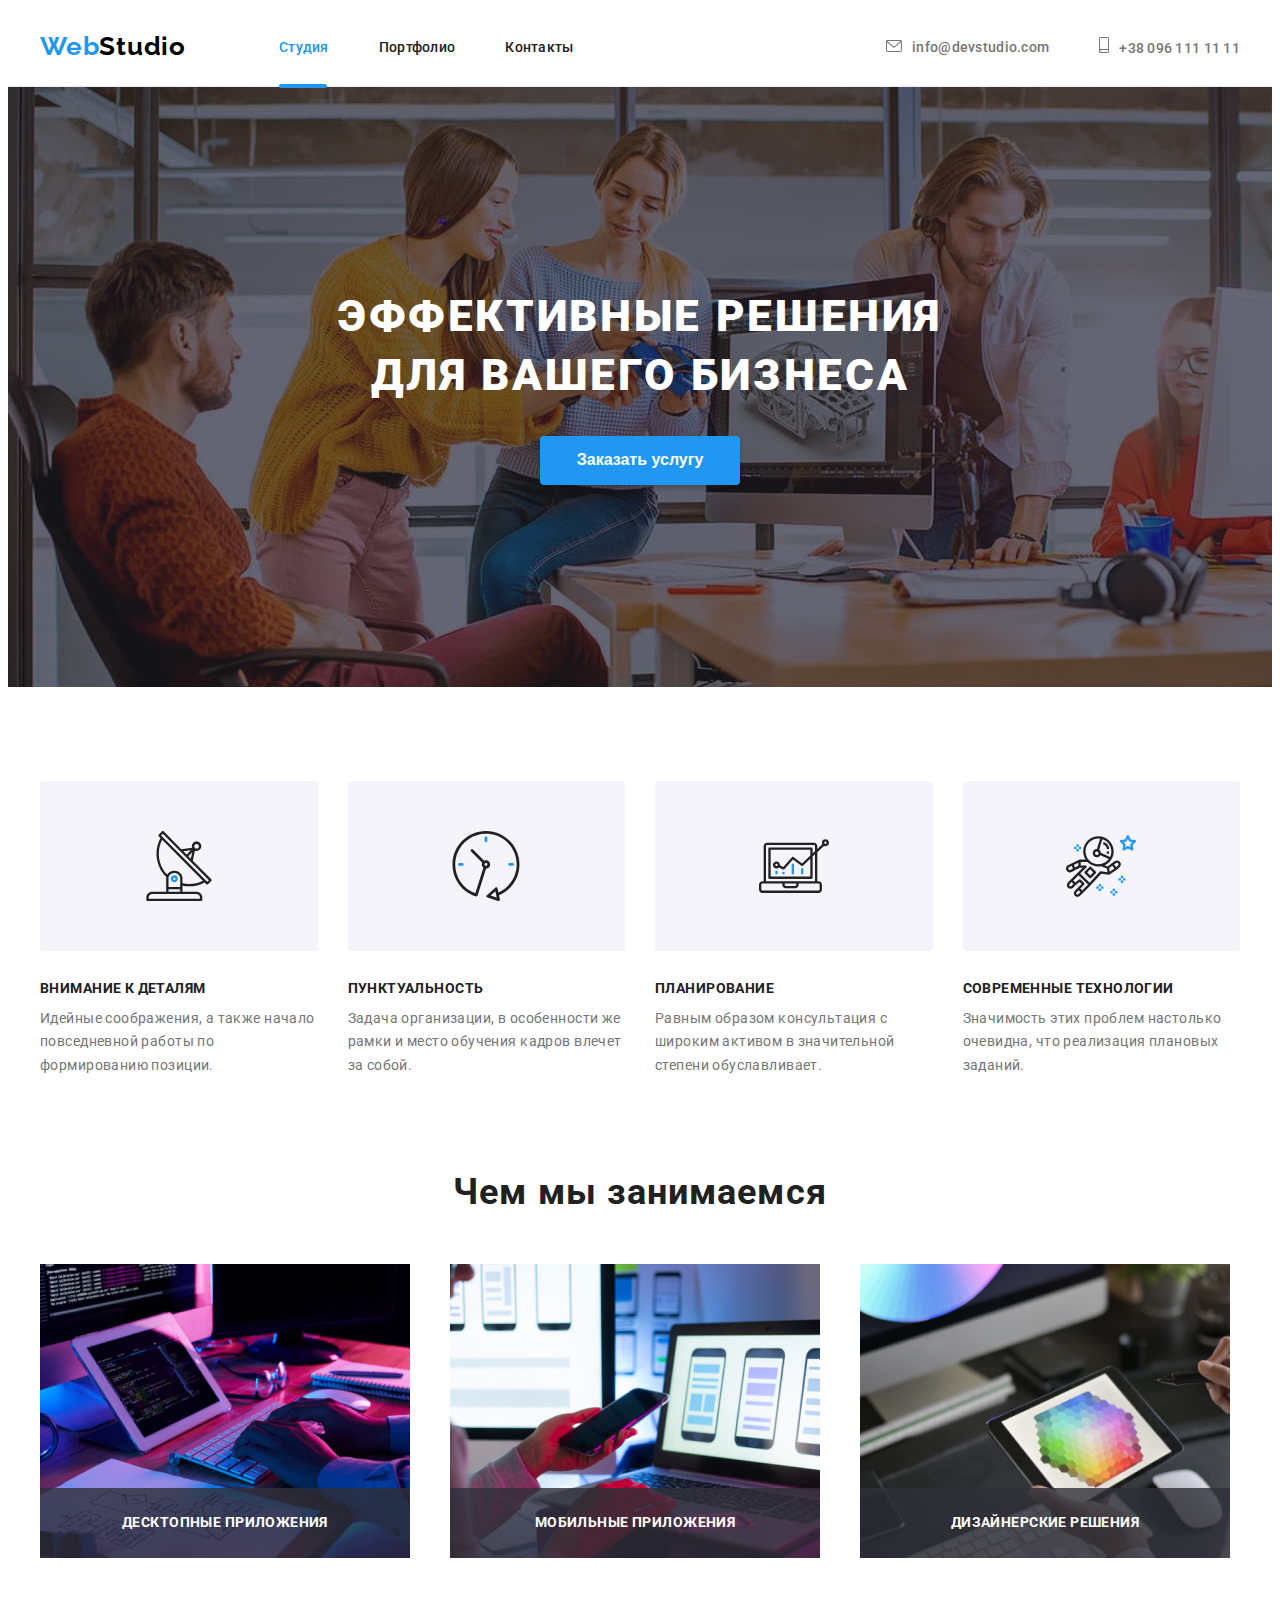
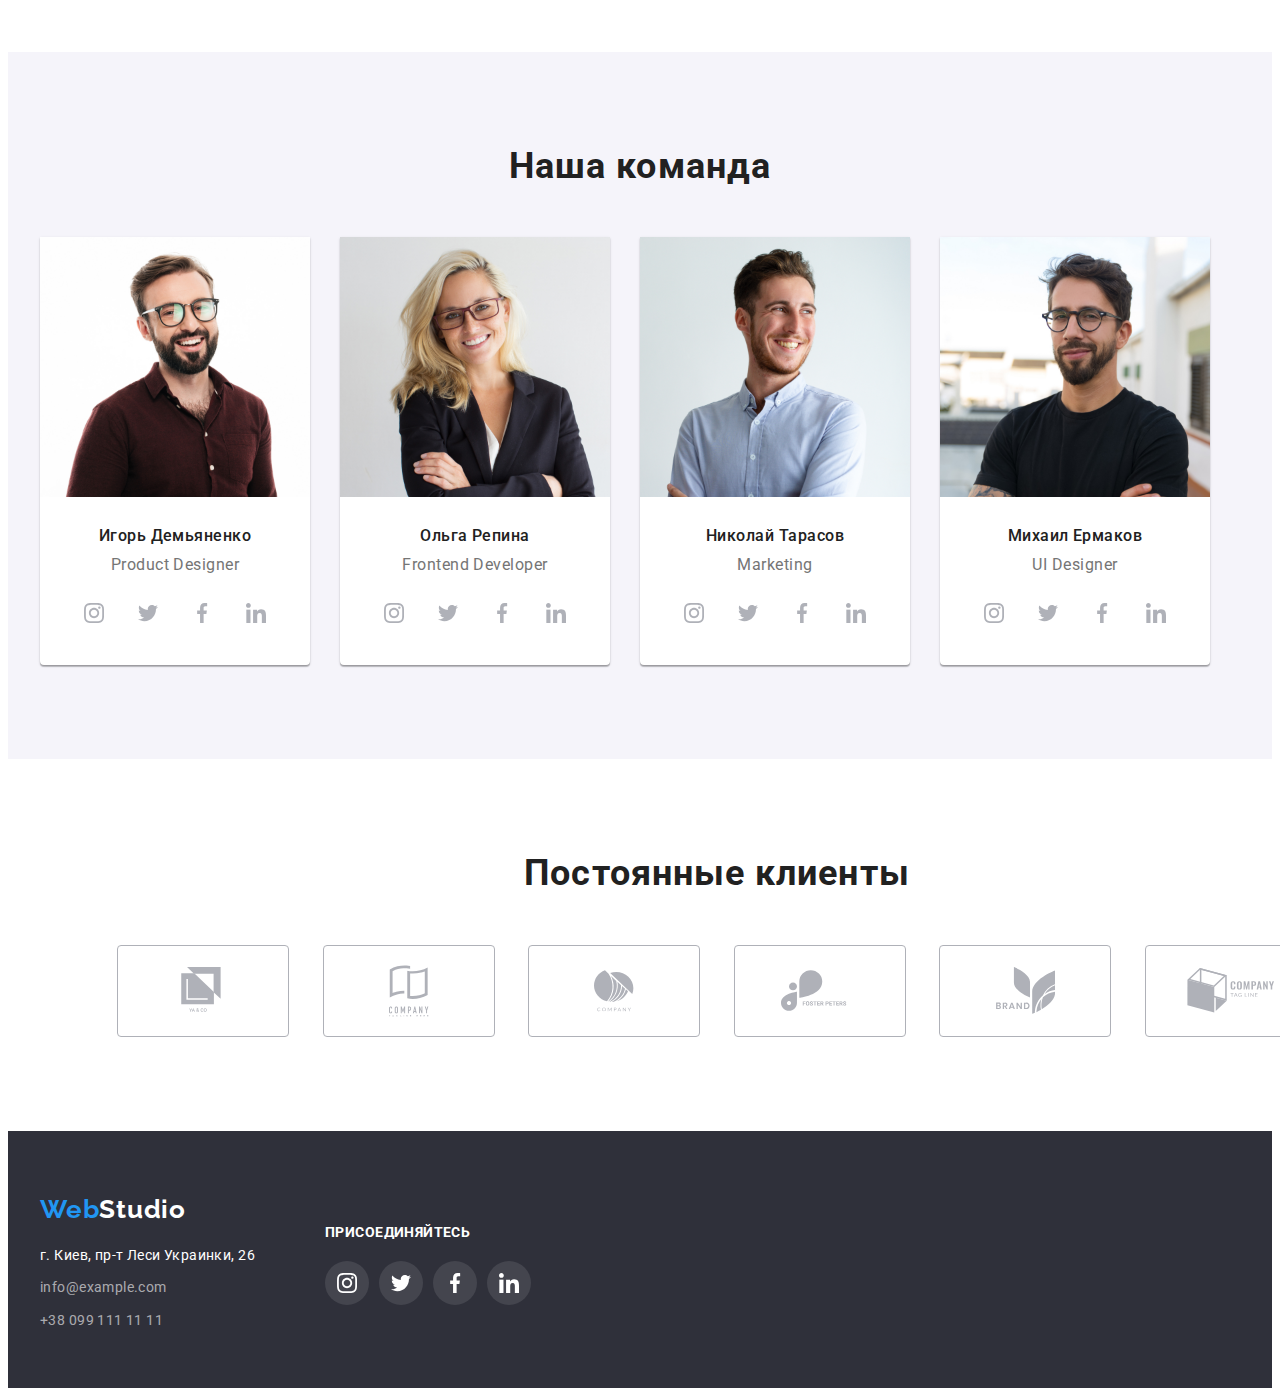
<file: index.html>
<!DOCTYPE html>
<html lang="ru">
<head>
  <meta charset="UTF-8">
  <meta http-equiv="X-UA-Compatible" content="IE=edge">
  <meta name="viewport" content="width=device-width, initial-scale=1.0">
  <!-- Normalize -->
  <link rel="stylesheet" href="https://cdnjs.cloudflare.com/ajax/libs/modern-normalize/1.0.0/modern-normalize.min.css" integrity="sha512-ISS7cAi1PEhQ8jnbJpJZMd29NlhNj4AWYyLOSp2CE/CsHxTCu+r+t0D2yoJudVrd0/8fTVPUVDzY5Tvli75u/g==" crossorigin="anonymous" />
  <!-- google fonts -->
  <link rel="preconnect" href="https://fonts.gstatic.com">
 <link href="https://fonts.googleapis.com/css2?family=Raleway:wght@700&family=Roboto:wght@400;500;700;900&display=swap" rel="stylesheet">
  <link rel="stylesheet" href="./css/style.css">
  <title>Студия</title>
  
</head>

<body>
<!-- ШАПКА-->

  <header class="header">

    <div class="container">

      <nav class="nav">
        <a class="link logo" href="index.html"> Web<span class="logo-black">Studio</span> </a>
    
    <!-- Меню -->
        <ul class="navigation list">
          <li class="navigation-item"><a class="link menu current studio" href="index.html">Студия</a></li>
          <li class="navigation-item"><a class="link menu" href="./portfolio.html">Портфолио</a></li>
          <li class="navigation-item"><a class="link menu" href="">Контакты </a></li>
        </ul>

      </nav>
    
        <!--Контакты-->
        
        <ul class="navigation list">
        
          <li class="contact email">

            <a class="link contact" href="mailto:info@devstudio.com">
            <svg class="contact-icon-envelope" width="16px" height="12px" >
              <use href="./img/svg-sprite.svg#envelope"></use>
            </svg>info@devstudio.com</a>

            </li>


          <li class="contact">
            <a class="link contact" href="tel:+380961111111">
              <svg class="contact-icon-smartphone" width="10px" height="16px">
                <use href="./img/svg-sprite.svg#smartphone"></use>
              </svg>+38 096 111 11 11</a>
          </li>

        </ul>
     

    </div>
  </header>

<main>
<!-- Блог Герой -->

  <section class="hero main">
    <div class="container">

    <h1 class="hero-title">Эффективные решения <br> для вашего бизнеса</h1>

  
      <button class="btn hero" type="button" data-modal-open>Заказать услугу</button>
    
  </div>
   
  </section>


  

<!-- Oсобенности -->

  <section class="features-box">
    <div class="container">

      <h2 class="visually-hidden">Особенности компании</h2>

  <!-- Список особенностей -->
    <ul class="list features" >
      <li class="features-item">

        <div class="thumb">
          <svg class="thumb-icons" width="70px" height="70px">
            <use href="./img/svg-sprite.svg#antenna"></use>
          </svg>

        </div>
        <h3 class="features-title">Внимание к деталям</h3>
        <p class="features-text">Идейные соображения, а также начало повседневной работы по формированию позиции.</p>
      </li>

      <li class="features-item">

        <div class="thumb">
          <svg class="thumb-icon" width="70px" height="70px">
            <use href="./img/svg-sprite.svg#clock" ></use>
          </svg>

        </div>
        <h3 class="features-title">Пунктуальность</h3>
        <p class="features-text">Задача организации, в особенности же рамки и место обучения кадров влечет за собой.</p>
      </li>

      <li class="features-item">

        <div class="thumb">
          <svg class="thumb-icon" width="70px" height="70px">
            <use href="./img/svg-sprite.svg#diagram"></use>
          </svg>

        </div>
        <h3 class="features-title">Планирование</h3>
        <p class="features-text">Равным образом консультация с широким активом в значительной степени обуславливает.</p>
      </li>

      <li class="features-item">

        <div class="thumb">
          <svg class="thumb-icon" width="70px" height="70px">
            <use href="./img/svg-sprite.svg#astronaut"></use>
          </svg>

        </div>
        <h3 class="features-title">Современные технологии</h3>
        <p class="features-text">Значимость этих проблем настолько очевидна, что реализация плановых заданий.</p>
      </li>
    </ul>
    </div>
    
  </section>


<!-- Секция 2. Чем мы занимаемся -->
<section class="content">

  <div class="container">
    <h2 class="section-title">Чем мы занимаемся</h2>
      
    <ul class="section list">

      <li class="section-item">  

        <div class="thumb-pic">
        <img src="./img/typing_comp.png" width="370" alt="Печатать на компьютере">

        <div class="thumb-absolute">
          <h3 class="thumb-title-absolute">Десктопные приложения</h3>
        </div>

        </div>

        
      
      </li>

      <li class="section-item"> 

        <div class="thumb-pic">
        <img src="./img/telephone.png" width="370" alt="Телефон и компьютер">

        <div class="thumb-absolute">
          <h3 class="thumb-title-absolute">Мобильные приложения</h3>
        </div>

        </div>

        
      
      </li>

      <li class="section-item"> 

        <div class="thumb-pic">
        <img src="./img/tablet.png" width="370" alt="Планшет">

        <div class="thumb-absolute">
          <h3 class="thumb-title-absolute">Дизайнерские решения</h3>
        </div>

        </div>

        
      
      </li>
    </ul>
  </div>
 
      
</section>

<!-- Секция 3. Наша команда -->

<section class="description-section">

  <div class="container">

    <h2 class="section-title">Наша команда</h2>
  
    <ul class="list description">
  
      <li class="description-list-item">
        <img src="./img/man.jpg" width="270" alt="Дизайнер продукта">
        
        <div class="description-flex">
          <h3 class="description-title">Игорь Демьяненко</h3>
          <p class="description-text">Product Designer</p>
<!-- Социальные сети -->
          <ul class="thumb-list list">

            <li class="thumb-social-item link">
              <a class="thumb-social-link" href=""> 
                <svg class="thumb-social-icon instagram" width="20px" height="20px">
                <use href="./img/svg-sprite.svg#instagram"></use>
              </svg> </a>
            </li>
            <li class="thumb-social-item link">
              <a class="thumb-social-link" href=""> 
                <svg class="thumb-social-icon" width="20px" height="20px">
                <use href="./img/svg-sprite.svg#twitter"></use>
              </svg></a>
            </li>
            <li class="thumb-social-item link">
              <a class="thumb-social-link" href="">
                <svg class="thumb-social-icon" width="20px" height="20px">
                  <use href="./img/svg-sprite.svg#facebook"></use>
                </svg>
              </a>
            </li>
            
            <li class="thumb-social-item link">
              <a class="thumb-social-link" href="">
                <svg class="thumb-social-icon" width="20px" height="20px">
                  <use href="./img/svg-sprite.svg#linkedin"></use>
                </svg>
              </a>
            </li>

          </ul>

        </div>
        </li>
  
      <li class="description-list-item">
        <img src="./img/woman.jpg" width="270" alt="Девушка разработчик">
        
        <div class="description-flex">
        <h3 class="description-title">Ольга Репина</h3>
        <p class="description-text">Frontend Developer</p>

<!-- Сoциальные сети -->
<ul class="thumb-list list">

  <li class="thumb-social-item link">
    <a class="thumb-social-link" href=""> 
      <svg class="thumb-social-icon instagram" width="20px" height="20px">
      <use href="./img/svg-sprite.svg#instagram"></use>
    </svg> </a>
  </li>
  <li class="thumb-social-item link">
    <a class="thumb-social-link" href=""> 
      <svg class="thumb-social-icon" width="20px" height="20px">
      <use href="./img/svg-sprite.svg#twitter"></use>
    </svg></a>
  </li>
  <li class="thumb-social-item link">
    <a class="thumb-social-link" href="">
      <svg class="thumb-social-icon" width="20px" height="20px">
        <use href="./img/svg-sprite.svg#facebook"></use>
      </svg>
    </a>
  </li>
  
  <li class="thumb-social-item link">
    <a class="thumb-social-link" href="">
      <svg class="thumb-social-icon" width="20px" height="20px">
        <use href="./img/svg-sprite.svg#linkedin"></use>
      </svg>
    </a>
  </li>

</ul>
            
        </div>

      </li>
  
      <li class="description-list-item">
        <img src="./img/frontend_boy.jpg" width="270" alt="Маркетолог">
       
        <div class="description-flex">
        <h3 class="description-title">Николай Тарасов</h3>
        <p class="description-text">Marketing</p>
       
        <!-- Социальные сети -->
        
        <ul class="thumb-list list">

          <li class="thumb-social-item link">
            <a class="thumb-social-link" href=""> 
              <svg class="thumb-social-icon instagram" width="20px" height="20px">
              <use href="./img/svg-sprite.svg#instagram"></use>
            </svg> </a>
          </li>
          <li class="thumb-social-item link">
            <a class="thumb-social-link" href=""> 
              <svg class="thumb-social-icon" width="20px" height="20px">
              <use href="./img/svg-sprite.svg#twitter"></use>
            </svg></a>
          </li>
          <li class="thumb-social-item link">
            <a class="thumb-social-link" href="">
              <svg class="thumb-social-icon" width="20px" height="20px">
                <use href="./img/svg-sprite.svg#facebook"></use>
              </svg>
            </a>
          </li>
          
          <li class="thumb-social-item link">
            <a class="thumb-social-link" href="">
              <svg class="thumb-social-icon" width="20px" height="20px">
                <use href="./img/svg-sprite.svg#linkedin"></use>
              </svg>
            </a>
          </li>

        </ul>


       </div>

      </li>
  
      <li class="description-list-item">
        <img src="./img/man_with_glasses.jpg" width="270" alt="UI дизайнер">
        
        <div class="description-flex">
        <h3 class="description-title">Михаил Ермаков</h3>
        <p class="description-text">UI Designer</p>
        <!-- Социальные сети -->

        <ul class="thumb-list list">

          <li class="thumb-social-item link">
            <a class="thumb-social-link" href=""> 
              <svg class="thumb-social-icon instagram" width="20px" height="20px">
              <use href="./img/svg-sprite.svg#instagram"></use>
            </svg> </a>
          </li>
          <li class="thumb-social-item link">
            <a class="thumb-social-link" href=""> 
              <svg class="thumb-social-icon" width="20px" height="20px">
              <use href="./img/svg-sprite.svg#twitter"></use>
            </svg></a>
          </li>
          <li class="thumb-social-item link">
            <a class="thumb-social-link" href="">
              <svg class="thumb-social-icon" width="20px" height="20px">
                <use href="./img/svg-sprite.svg#facebook"></use>
              </svg>
            </a>
          </li>
          
          <li class="thumb-social-item link">
            <a class="thumb-social-link" href="">
              <svg class="thumb-social-icon" width="20px" height="20px">
                <use href="./img/svg-sprite.svg#linkedin"></use>
              </svg>
            </a>
          </li>

        </ul>

          </div> 
      </li>
    </ul>

  </div>
</section>

  <!-- ///////// Постоянные клиенты -->
  <section class="clients">

  <div class="container">

  <h2 class="clients-title">Постоянные клиенты</h2>

  <ul class="clients-list list">
    <li class="clients-list-item">
      
              <a href="" class="link clients-list-link"> 
                
                
                <svg class="clients-list-icon" width="44px" height="48px">
                <use href="./img/svg-sprite.svg#logo1"></use>
              </svg> 
           
          </a>
        
           
      
    </li>

    <li class="clients-list-item">
            
            <a href="" class="link clients-list-link">
              
              <svg class="clients-list-icon" width="40px" height="52px">
              <use href="./img/svg-sprite.svg#logo2"></use>
            </svg>
          
        </a>
          
    </li>

    <li class="clients-list-item">
      <a href="" class="link clients-list-link">
          
          
            <svg class="clients-list-icon" width="40px" height="42px">
            <use href="./img/svg-sprite.svg#logo3 "></use>
          </svg>
        
      </a>
    </li>


    <li class="clients-list-item">
      <a href="" class="link clients-list-link">
          
         
            <svg class="clients-list-icon"  width="78px" height="42px">
            <use href="./img/svg-sprite.svg#logo4"></use>
          </svg>
        
      </a>

    </li> 
   


    <li class="clients-list-item">
         
          <a href="" class="link clients-list-link">
            
            <svg class="clients-list-icon"  width="59px" height="47px">
            <use href="./img/svg-sprite.svg#logo5"></use>
          </svg>
        
        </a>
        
    </li>

    <li class="clients-list-item">
          
          <a href="" class="link clients-list-link">
           
            <svg class="clients-list-icon" width="88px" height="45px">
            <use href="./img/svg-sprite.svg#logo6"></use>
          </svg>

        
        </a>
       
    </li>
  </ul>

  </div>
  
  </section>
  

  

</main>

<!-- Футер-->

<footer class="footer">
  
  <div class="container">


    <div class="footer-wrap-address">
    <a class="link logo" href="index.html">Web<span class="logo-white">Studio</span> </a>

    <address class="address">
    
    <p class="address-text">г. Киев, пр-т Леси Украинки, 26</p> 


   
  <a class="link" href="mailto:info@example.com">info@example.com</a>
  <a class="link" href="tel:+380991111111">+38 099 111 11 11</a>

  </address>

</div>




<div class="footer-wrap-join">
  <b>присоединяйтесь</b>
  <!-- Cписок -->

  <ul class="footer-wrap-list list">

    <li class="footer-wrap-item">
      <a href="" class="footer-wrap link">
        <svg class="footer-wrap-icon" width="20px" height="20px">
          <use href="./img/svg-sprite.svg#instagram"></use>
        </svg>

      </a>
  </li>

    <li class="footer-wrap-item">
      <a href="" class="footer-wrap link">
        <svg class="footer-wrap-icon" width="20px" height="20px">
          <use href="./img/svg-sprite.svg#twitter"></use>
        </svg>

      </a>
  </li>

    <li class="footer-wrap-item">
      <a href="" class="footer-wrap link">
        <svg class="footer-wrap-icon" width="20px" height="20px">
          <use href="./img/svg-sprite.svg#facebook"></use>
        </svg>

      </a>
  </li>

    <li class="footer-wrap-item">
      <a href="" class="footer-wrap link">
        <svg class="footer-wrap-icon" width="20px" height="20px">
          <use href="./img/svg-sprite.svg#linkedin"></use>
        </svg>

      </a>
  </li>

  </ul>

</div>

</div>
</footer>

 <!-- //////// Модалка, заказать услугу  -->


 <div class="backdrop is-hidden" data-modal>

  <div class="modal">
    <button type="button" data-modal-close> 

      <svg class="modal-close" width="30px" height="30px">
        <use href="./img/svg-sprite.svg#modal-close"></use>
      </svg>
    </button>
  </div>
  
</div>
  
    <!-- ////////// -->
  
  <script src="./js/modal.js"></script>



</body>
</html>
</file>
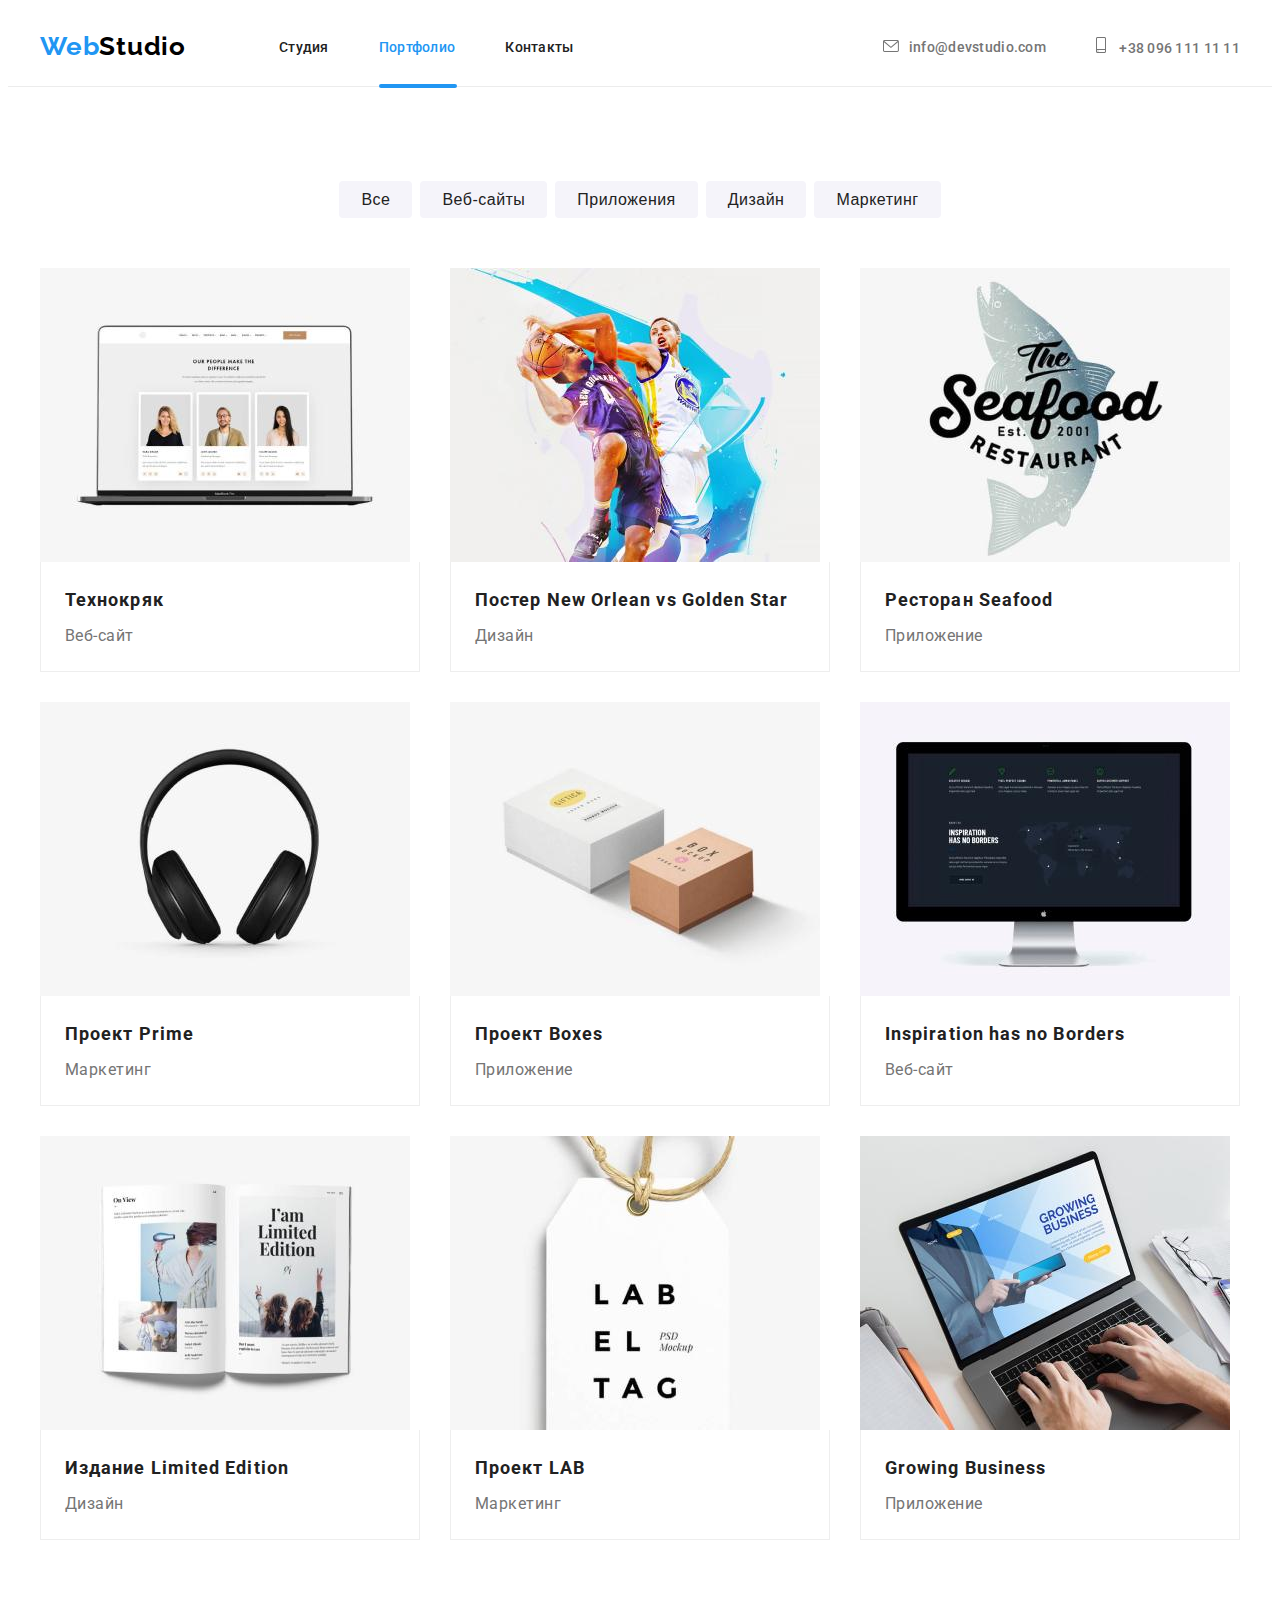
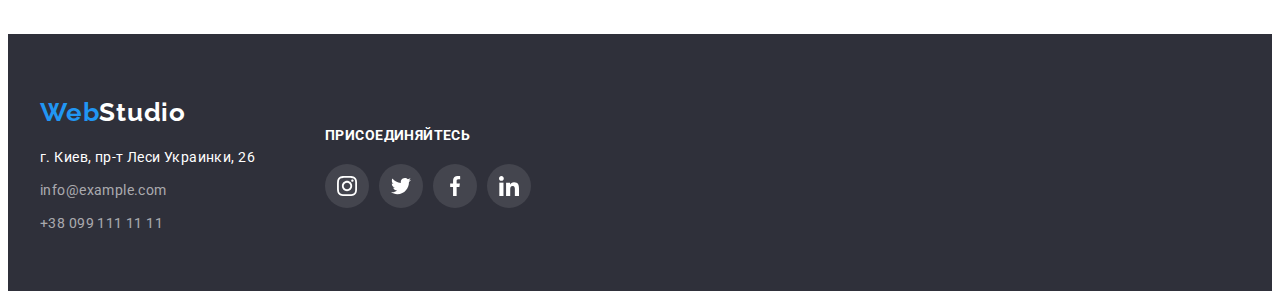
<file: portfolio.html>
<!DOCTYPE html>
<html lang="ru">
<head>
  <meta charset="UTF-8">
  <meta http-equiv="X-UA-Compatible" content="IE=edge">
  <meta name="viewport" content="width=device-width, initial-scale=1.0">
  <!-- Normalize -->
  <link rel="stylesheet" href="https://cdnjs.cloudflare.com/ajax/libs/modern-normalize/1.0.0/modern-normalize.min.css" integrity="sha512-ISS7cAi1PEhQ8jnbJpJZMd29NlhNj4AWYyLOSp2CE/CsHxTCu+r+t0D2yoJudVrd0/8fTVPUVDzY5Tvli75u/g==" crossorigin="anonymous" />
  <!-- google fonts -->
  <link rel="preconnect" href="https://fonts.gstatic.com">
  <link href="https://fonts.googleapis.com/css2?family=Raleway:wght@700&family=Roboto:wght@400;500;700&display=swap" rel="stylesheet">
  
  <link rel="stylesheet" href="./css/style.css">
  <title>Портфолио</title>
</head>

  
  <body>

  <!-- Шапка-->
  <header class="header">

    <div class="container">

      <nav class="nav">
        <a class="link logo" href="index.html">Web<span class="logo-black">Studio</span></a>
    
        <!-- МЕНЮ -->

        <ul class="navigation list">
          <li class="navigation-item">
            <a class="link menu " href="index.html">Студия</a>
          </li>
          <li class="navigation-item">
            <a class="link menu current pseudo" href="./portfolio.html">Портфолио</a>
          </li>
          <li class="navigation-item">
            <a class="link menu" href="">Контакты </a>
            </li>
              
        </ul>
      </nav>
    
        <!--КОНТАКТЫ-->
        
          <ul class="list navigation list">

            <li class="contact email">
              
              <a class=" link contact" href="mailto:info@devstudio.com">
                <svg class="contact-icon-envelope" width="16px" height="12px">
                  <use href="./img/svg-sprite.svg#envelope"></use>
                </svg>info@devstudio.com</a>
            
            </li>
            <li class="contact">
              
              <a class="link contact" href="tel:+380961111111"> 
              <svg class="contact-icon-smartphone" width="10px" height="16px">
                <use href="./img/svg-sprite.svg#smartphone"></use>
              </svg>  +38 096 111 11 11</a>
            
            </li>
          </ul>
          
    </div>
    
    
      
  </header>

  <!-- Категории-->

  <main>
    <section class="menu-section">


      <div class="container">

        <h1 class="visually-hidden">Категории</h1>

      <ul class="list filters">
        <li class="list-filters-item">
          <button class="btn" type="button">Все</button>
        </li>

        <li class="list-filters-item">
          <button class="btn" type="button">Веб-сайты</button>
        </li>

        <li class="list-filters-item">
          <button class="btn" type="button">Приложения</button>
        </li>

        <li class="list-filters-item">
          <button class="btn" type="button">Дизайн</button>
        </li>

        <li class="list-filters-item">
          <button class="btn" type="button">Маркетинг</button>
        </li>

      </ul>

      
      

      <!-- Портфолио -->

      <h2 class="visually-hidden">Портфолио</h2>

    
        <ul class="list portfolio">

          <li class="list-portfolio-item">

            
              <a href="" class="portfolio-link link">
                  <div class="overlay">
                  <img src="./img/img-hw2/img1.jpg" alt="Веб-сайт" width="370">
                
                  <p class="title-hover-overlay">Технокряк это современная площадка распространения коронавируса. Компании используют эту платформу для цифрового шпионажа и атак на защищённые сервера конкурентов.</p> 
              </div>
         
          
            <div class="list-portfolio-card">
              
              <h3 class="portfolio-title" >Технокряк</h3>
            <p class="portfolio-text">Веб-сайт</p>
            </div>
          
          </a>
       
         
          </li>


  
          <li class="list-portfolio-item">

            <a href="" class="portfolio-link link">

              <div class="overlay">
            
              <img src="./img/img-hw2/img2.jpg" alt="Постер с баскетболистами" width="370">
  
              
                <p class="title-hover-overlay">Технокряк это современная площадка распространения коронавируса. Компании используют эту платформу для цифрового шпионажа и атак на защищённые сервера конкурентов.
                </p>
              </div>
  
           
  
              <div class="list-portfolio-card">
  
              <h3 class="portfolio-title" >Постер New Orlean vs Golden Star</h3>
              <p class="portfolio-text">Дизайн</p>
              </div>
            
            </a>

            
         
          </li>
  
          <li class="list-portfolio-item">

            <a href="" class="portfolio-link link">

              <div class="overlay">

                <img src="./img/img-hw2/img3.jpg" alt="Логотип ресторана" width="370">
                
                <p class="title-hover-overlay">Технокряк это современная площадка распространения коронавируса. Компании используют эту платформу для цифрового шпионажа и атак на защищённые сервера конкурентов.</p>
                
  
              </div>
              
             
              <div class="list-portfolio-card">
                <h3 class="portfolio-title" >Ресторан Seafood</h3>
                <p class="portfolio-text">Приложение</p>
              </div>

            </a>

          </li>
  
          <li class="list-portfolio-item">

            <a href="" class="portfolio-link link">

              <div class="overlay">

                <img src="./img/img-hw2/img4.jpg" alt="Наушники" width="370">
                <p class="title-hover-overlay">Технокряк это современная площадка распространения коронавируса. Компании используют эту платформу для цифрового шпионажа и атак на защищённые сервера конкурентов.
                </p>
              
              </div>
              
             
              <div class="list-portfolio-card">
              <h3 class="portfolio-title" >Проект Prime</h3>
              <p class="portfolio-text">Маркетинг</p>
             </div>

            </a>

          </li>
  
          <li class="list-portfolio-item">

            <a href="" class="portfolio-link link">

              <div class="overlay">

                <img src="./img/img-hw2/img5.jpg" alt="Маленькие коробки" width="370">
                 
                  <p class="title-hover-overlay">Технокряк это современная площадка распространения коронавируса. Компании используют эту платформу для цифрового шпионажа и атак на защищённые сервера конкурентов.
                  </p>
                
    
                </div>
                
                
                <div class="list-portfolio-card">
                  <h3 class="portfolio-title" >Проект Boxes</h3>
                  <p class="portfolio-text">Приложение</p>
                </div>

            </a>
            
            
          </li>
  
          <li class="list-portfolio-item">

            <a href="" class="portfolio-link link">

              <div class="overlay">
                <img src="./img/img-hw2/img6.jpg" alt="Веб-сайт" width="370">
              
                <p class="title-hover-overlay">Технокряк это современная площадка распространения коронавируса. Компании используют эту платформу для цифрового шпионажа и атак на защищённые сервера конкурентов.
                </p>
               
              </div>
            
              <div class="list-portfolio-card">
                <h3 class="portfolio-title" >Inspiration has no Borders</h3>
                <p class="portfolio-text">Веб-сайт</p>
              </div>

            </a>

            
            
          </li>
          
          <li class="list-portfolio-item">

            <a href="" class="portfolio-link link">

              <div class="overlay">

                <img src="./img/img-hw2/img7.jpg" alt="Журнал" width="370">
               
                  <p class="title-hover-overlay">Технокряк это современная площадка распространения коронавируса. Компании используют эту платформу для цифрового шпионажа и атак на защищённые сервера конкурентов.
                  </p>
                  
    
                </div>
                
                <div class="list-portfolio-card">
                  <h3 class="portfolio-title" >Издание Limited Edition</h3>
                  <p class="portfolio-text">Дизайн</p>
                </div>

            </a>
            
            
          </li>
  
          <li class="list-portfolio-item">

            <a href="" class="portfolio-link link">

              <div class="overlay">

                <img src="./img/img-hw2/img8.jpg" alt="Логотип проэкта" width="370">
               
                  <p class="title-hover-overlay">Технокряк это современная площадка распространения коронавируса. Компании используют эту платформу для цифрового шпионажа и атак на защищённые сервера конкурентов.
                  </p>
                </div>
            
                <div class="list-portfolio-card">
                  <h3 class="portfolio-title" >Проект LAB</h3>
                  <p class="portfolio-text">Маркетинг</p>
                </div>
            </a>

          </li>
  
          <li class="list-portfolio-item">

            <a href="" class="portfolio-link link">


            <div class="overlay">

              <img src="./img/img-hw2/img9.jpg" alt="Дизайн для приложения" width="370">
              
                <p class="title-hover-overlay">Технокряк это современная площадка распространения коронавируса. Компании используют эту платформу для цифрового шпионажа и атак на защищённые сервера конкурентов.
                </p>
               
  
              </div>
              
              <div class="list-portfolio-card">
                <h3 class="portfolio-title" >Growing Business</h3>
                <p class="portfolio-text">Приложение</p>
              </div>
            </a>

            
          </li>
  
        </ul>
     
      
    </div>
    </section>
    
  </main>

  <!-- ФУТЕР/////////////// -->

  <footer class="footer">
  
    <div class="container">
      <div class="footer-wrap-address">
      <a class="link logo" href="index.html">Web<span class="logo-white">Studio</span> </a>
  
      <address class="address">
      
      <p class="address-text">г. Киев, пр-т Леси Украинки, 26</p> 
  
  
     
    <a class="link" href="mailto:info@example.com">info@example.com</a>
    <a class="link" href="tel:+380991111111">+38 099 111 11 11</a>
   
    
    </address>
        </div>

        <div class="footer-wrap-join">
          <b>присоединяйтесь</b>
          <!-- Cписок -->
        
          <ul class="footer-wrap-list list">
        
            <li class="footer-wrap-item">
              <a href="" class="footer-wrap link">
                <svg class="footer-wrap-icon" width="20px" height="20px">
                  <use href="./img/svg-sprite.svg#instagram"></use>
                </svg>
        
              </a>
          </li>
        
            <li class="footer-wrap-item">
              <a href="" class="footer-wrap link">
                <svg class="footer-wrap-icon" width="20px" height="20px">
                  <use href="./img/svg-sprite.svg#twitter"></use>
                </svg>
        
              </a>
          </li>
        
            <li class="footer-wrap-item">
              <a href="" class="footer-wrap link">
                <svg class="footer-wrap-icon" width="20px" height="20px">
                  <use href="./img/svg-sprite.svg#facebook"></use>
                </svg>
        
              </a>
          </li>
        
            <li class="footer-wrap-item">
              <a href="" class="footer-wrap link">
                <svg class="footer-wrap-icon" width="20px" height="20px">
                  <use href="./img/svg-sprite.svg#linkedin"></use>
                </svg>
        
              </a>
          </li>
        
          </ul>
      
        </div>
    </div>
 
  </footer>
  
 

</body>
</html>
</file>
<file: css/style.css>
/*  Переменные */
:root {
  /* Цвета */
  --accent-color: #2196f3;
  --bg-color: #ffffff;
  --title-color: #212121;
  --secondary-text-color: #757575;
  --secondary-white-color: #ffffff;
  --margin-right-bottom:30px;

  /* Шрифты */
  --main-font: "Roboto", sans-serif;
  --secondary-font: "Raleway", sans-serif;
  --bg-color-hero-footer: #2f303a;
}

body {
  background-color: var(--bg-color);
  font-family: var(--main-font);
  color: var(--title-color);
  
}

/* Сброс стилей */
.link {
  text-decoration: none;
}
.list {
  list-style: none;
}
.address {
  font-style: normal;
}

h1,h2,h3,h4,h5,h6,p{
  margin: 0;
  padding: 0;
}

ul, ol{
  margin: 0;
  padding: 0;
}
img{
  display: block;
  max-width: 100%;
}

/* СПРЯТАННЫЕ ЗАГОЛОВКИ */

.visually-hidden { 
  position: absolute !important;
  clip: rect(1px 1px 1px 1px);
  clip: rect(1px, 1px, 1px, 1px);
  padding: 0 !important;
  border: 0 !important;
  height: 1px !important;
  width: 1px !important;
  overflow: hidden;
}



/* КОМПОНЕНТЫ*/
.btn {
  cursor: pointer;
}

.section-title {
  font-weight: 700;
  font-size: 36px;
  line-height: 1.16;
  text-align: center;
  letter-spacing: 0.03em;
  color: var(--title-color);
  margin-bottom: 50px;
}

.footer {
  background-color: var(--bg-color-hero-footer);
}

/* ШАПКА */

.header{
  border-bottom: 1px solid #ECECEC;
}
.container{
  width: 1200px;
  margin: 0 auto;
  padding-left: 15px;
  padding-right: 15px;
  
 
}

.header .container{
  display: flex;
  align-items: center;
  
}

.nav{
  display: flex;
  text-align: center;
  
}
/* ///////////Навигационное меню */



.link.menu{
padding-top: 32px;
padding-bottom: 32px;}


.link.menu.current.studio::after{
  content:'';
  display: block;
  width: 48px;
  height: 4px;
  background: #2196F3;
  border-radius: 2px;
  position: absolute;
  bottom:-32px;
}

.link.menu.current.pseudo::after{
  content:'';
  display: block;
  width: 78px;
  height: 4px;
  background: #2196F3;
  border-radius: 2px;
  position: absolute;
  bottom:-32px;

}

.navigation-item{
  position: relative;
}



.navigation-item:not(:last-child){
  margin-right: 50px;
}

/* ////// КОНТАКТЫ  */
.navigation.list{
display: flex;
align-items: center;

margin-left: auto;

}
.link.contact{
padding-top: 32px;
padding-bottom: 32px;

}


.contact.email{
  margin-right: 50px;
}

.contact-icon-envelope{
width: 16px;
height: 12px;
fill:  #757575;
margin-right: 10px;
transition: fill 250ms cubic-bezier(0.4, 0, 0.2, 1);

}

.contact-icon-smartphone{
  fill:#757575;
  width: 10px;
  height: 16px;
  margin-right: 10px;
  transition: fill 250ms cubic-bezier(0.4, 0, 0.2, 1);
}
/* Ховер иконки имейла и телефона */

.link.contact:hover .contact-icon-envelope{
  fill:var(--accent-color);
  
  
}

.link.contact:hover .contact-icon-smartphone{
  fill:var(--accent-color);

}

/* ///////////Навигационное меню  КОНЕЦ */



/* /////////////  ЛОГОТИП///////////// */
.nav .link.logo{
  padding-top: 24px;
  padding-bottom: 25px;
  margin-right: 93px;
}
.logo {
  font-family: var(--secondary-font);
  font-weight: 700;
  font-size: 26px;
  line-height: 1.1;
  letter-spacing: 0.03em;
  color: var(--accent-color);
}

.logo-white {
  color: var(--secondary-white-color);
}
.logo-black {
  color: #000000;
}

.link.menu {
  font-weight: 500;
  font-size: 14px;
  line-height: 1.14;
  letter-spacing: 0.02em;
  color: var(--title-color);
  transition:color 250ms cubic-bezier(0.4, 0, 0.2, 1);
}
.link.menu:hover,
.link.menu:focus {
  color: var(--accent-color);
}

.list .link.menu.current {
  color: var(--accent-color);
}

.link.contact {
  font-weight: 500;
  font-size: 14px;
  line-height: 1.1;
  letter-spacing: 0.02em;
  color: var(--secondary-text-color);
  transition: color 250ms cubic-bezier(0.4, 0, 0.2, 1);
}
.link.contact:hover,
.link.contact:focus {
  color: var(--accent-color);

}

/* ГЕРОЙ */
.hero.main {

  background-image: linear-gradient(
    rgba(47, 48, 58, 0.4),
    rgba(47, 48, 58, 0.4)
  ),
  url(../img/bg-optimized.jpg);
  background-color: var(--bg-color-hero-footer);
  
  max-width: 1600px;
  height: 600px;
  margin-left: auto;
  margin-right: auto;
  background-repeat: no-repeat;
}


.hero-title {
  font-weight: 900;
  font-size: 44px;
  line-height: 1.36;
  text-align: center;
  letter-spacing: 0.06em;
  text-transform: uppercase;
  color: #ffffff;
  margin-bottom: 30px ;
}

.hero .container{
  padding: 200px 15px ;
 
}



/* КНОПКА - ЗАКАЗАТЬ УСЛУГУ */

.btn.hero{
 min-width: 200px;
 padding: 10px 32px;
 display: block; 
 margin: 0 auto;
 text-align: center;

  font-weight: 700;
  font-size: 16px;
  line-height: 1.8;
  background-color: var(--accent-color);
  color: var(--secondary-white-color);
  box-shadow: 0px 4px 4px rgba(0, 0, 0, 0.15);
  border-radius: 4px;
  border: 0px;
  outline: 0px;

 
  
}



/* ОСОБЕННОСТИ*/

.list.features .thumb{
  margin-bottom: 30px;
  background-color:#F5F4FA;
  border-radius:4px;
  display: flex;
  justify-content: center;
  align-items: center;
  height: 120px;
  padding: 25px 100px;
}




.features-title {
  font-weight: 700;
  font-size: 14px;
  line-height: 1.14;
  letter-spacing: 0.03em;
  text-transform: uppercase;
  color: var(--title-color);
}

.features-text {
  font-size: 14px;
  line-height: 1.7;
  letter-spacing: 0.03em;
  color: var(--secondary-text-color);
}

.features-box{
  padding-bottom: 94px;
  padding-top: 94px;
}

.list.features{
  display: flex;
}

.features-item{
  flex-basis: calc(100% / 4);
}

.features-item:not(:last-child){
margin-right: 30px;
}
.features-title{
  margin-bottom: 10px;
}



/*  СЕКЦИЯ ЧЕМ МЫ ЗАНИМАЕМСЯ */



.thumb-title-absolute{
  font-family: var(--main-font);
  font-weight: 700;
  font-size: 14px;
  line-height: 1.14;
  letter-spacing: 0.03em;
  text-transform: uppercase;
  color: #FFFFFF;
  text-align: center;
}
.thumb-absolute{
  position: absolute;
  bottom:0;
  left:0;
  background: rgba(47, 48, 58, 0.8);
  padding-top: 27px;
  min-width: 370px;
  padding-bottom: 27px;
}
.thumb-pic{
  position: relative;
}


.content{
  padding-bottom: 94px;
}

.section-title{

text-align: center;
}

.section.list{
  display: flex;
  flex-wrap: wrap;
  margin-left: calc(-1*var(--margin-right-bottom));
  margin-top: calc(-1*var(--margin-right-bottom));
}

.section-item{
  margin-left: var(--margin-right-bottom);
  margin-top: var(--margin-right-bottom);
  flex-basis: calc(100% / 3 - var(--margin-right-bottom));
}

/* НАША КОМАНДА  */


.description-section{
  padding-top: 94px;
  padding-bottom: 94px;
  background-color: #f5f4fa;
}

 .list.description{
  display: flex;
  flex-wrap: wrap;
}

 .list>.description-list-item{
  background-color:var(--secondary-white-color);
  box-shadow: 0px 1px 3px rgba(0, 0, 0, 0.12), 0px 1px 1px rgba(0, 0, 0, 0.14), 0px 2px 1px rgba(0, 0, 0, 0.2);
  border-radius: 0px 0px 4px 4px;
}

.list>.description-list-item:not(:last-child){
  margin-right: 30px;
}




.description .description-title {
  font-weight: 500;
  font-size: 16px;
  line-height: 1.18;
  letter-spacing: 0.03em;
  color: var(--title-color);
}

.description .description-text {
  font-size: 16px;
  line-height: 1.18;
  letter-spacing: 0.03em;
  color: var(--secondary-text-color);
  margin-bottom: 16px;
}


/* ///////////Соцеальные сети */
.thumb-list{
  display: flex;
  align-items: center;
  justify-content: space-between;
}

.thumb-social-icon.instagram{
  fill: #AFB1B8;
 }

 .thumb-social-icon{
  transition: fill 250ms cubic-bezier(0.4, 0, 0.2, 1);
 }

.thumb-social-link{
  display: flex;
  align-items: center;
  justify-content: center;
  border-radius:50%;
  width: 44px;
  height: 44px;
  background-color: transparent;

  transition: background-color 250ms cubic-bezier(0.4, 0, 0.2, 1);
}




/* ////// Ховер соц сетей */

 .thumb-social-link:hover,
  .thumb-social-link:focus{
  background-color:var(--accent-color);
  
}


.thumb-social-icon{
  fill: #AFB1B8;
}

.thumb-social-link:hover .thumb-social-icon,
.thumb-social-link:focus .thumb-social-icon{
  fill:#FFFFFF;
 
}




/* ///////////// */

/* <!-- ///////// Постоянные клиенты --> */
.clients{
  padding: 94px 94px;
 background-color: #fff;
}

.clients-title{
font-family: var(--main-font);
font-weight: bold;
font-size: 36px;
line-height: 1.16;
text-align: center;
letter-spacing: 0.03em;
color:var(--title-color);
margin: 0auto;
margin-bottom: 50px;
}

.clients-list{
  display: flex;
  align-items: center;
  justify-content: space-between;
}

.clients-list-link{
display: flex;
justify-content: center;
align-items: center;
}




.clients-list-link{
    border: 1px solid #AFB1B8;
    border-radius: 4px;
    width: 170px;
    height: 90px;
    display: flex;
    justify-content: center;
    align-items: center;
    background-color: transparent;
    color:#AFB1B8;

    display: flex;
    align-items: center;
    justify-content: center;

    transition: color 250ms cubic-bezier(0.4, 0, 0.2, 1),
                border-color 250ms cubic-bezier(0.4, 0, 0.2, 1);
}

/* ////// ХОВЕР  */

.clients-list-link:hover,
.clients-list-link:focus{
  color:var(--accent-color);
  border-color: var(--accent-color);

 
}


.clients-list-icon{
  fill:currentColor;
 
}


/* ////////// */

/* ФУТЕР//////////*/

.footer{
  padding-top: 64px;
  padding-bottom: 55px;
  
}
.footer>.container{
  display: flex;
  align-items: center;
}

.footer-wrap-address{
  margin-right: 70px;
}

.footer-wrap-join>b{
font-weight: bold;
font-size: 14px;
line-height: 1.14;
letter-spacing: 0.03em;
text-transform: uppercase;
color: #FFFFFF;
margin-bottom: 20px;
display: inline-block;
}

/* //////СОЦ СЕТИ  */
.footer-wrap-list{
  display: flex;
  align-items: center;
  justify-content: space-between;
}

.footer-wrap-item:not(:last-child){
  margin-right: 10px;
}

.footer-wrap-icon{
  fill:var(--secondary-white-color);
}

.footer-wrap{
  display: flex;
  align-items: center;
  justify-content: center;
 
  border-radius:50%;
  background: rgba(255, 255, 255, 0.1);
  width: 44px;
  height: 44px;

  transition: background-color 250ms cubic-bezier(0.4, 0, 0.2, 1);
}
.footer-wrap:hover,
.footer-wrap:focus{
  background-color: var(--accent-color);
}

/* ////// */

.link.logo{
  margin: 0;
  padding: 0;
}
.address{margin-top: 20px;}

.address .address-text {
  font-size: 14px;
  line-height: 1.7;
  letter-spacing: 0.03em;
  color: var(--secondary-white-color);
  margin-bottom: 9px;
  
}


a[href="mailto:info@example.com"]{
  display: block;
  display: block;

}

 /* ////////////////// */
.description-flex{
  padding-top: var(--margin-right-bottom);
  padding-bottom: var(--margin-right-bottom); 
  text-align: center;
  padding-bottom: 30px;
  padding-left: 32px;
  padding-right: 32px;
}
.description-flex .description-title{
  margin-bottom: 10px;
}



.address .link {
  font-size: 14px;
  line-height: 1.7;
  letter-spacing: 0.03em;
  color: rgba(255, 255, 255, 0.6);
  margin-bottom: 9px;
}





/* ПОРТФОЛИО */
/* /////////// МЕНЮ*/
.menu-section{
  padding-top: 94px;
  padding-bottom: 94px;
}
.list.filters{
display: flex;
justify-content: center;
margin-bottom: 50px;

}

.list-filters-item:not(:last-child){
  margin-right: 8px;
}



/* ///////////КАТЕГОРИИ  */
.menu-section .btn {
  font-weight: 500;
  font-size: 16px;
  line-height: 1.6;
  text-align: center;
  letter-spacing: 0.03em;
  color: var(--title-color);
  background-color: #f5f4fa;
  border-radius: 4px;
  border: 0px;
  min-width: 73px;
  padding: 6px 22px;

  transition:color 250ms cubic-bezier(0.4, 0, 0.2, 1),
             background-color 250ms cubic-bezier(0.4, 0, 0.2, 1),
             box-shadow 250ms cubic-bezier(0.4, 0, 0.2, 1);

}

.menu-section .btn:hover,
.menu-section .btn:focus {
  color: #ffffff;
  background-color: var(--accent-color);
  box-shadow: 0px 3px 1px rgba(0, 0, 0, 0.1), 0px 1px 2px rgba(0, 0, 0, 0.08), 0px 2px 2px rgba(0, 0, 0, 0.12);
  
  
}




/*  Портфолио сетка */


.overlay{
  position: relative;
  overflow: hidden;
  visibility: none;
}

.title-hover-overlay{
  position: absolute;
  top: 0;
  left: 0;

  font-family: var(--main-font);
  font-size: 18px;
  line-height: 1.55;
  letter-spacing: 0.03em;
  color:white;
  width: 100%;
  height: 100%;
  padding: 63px 24px;
  background-color: rgba(33, 150, 243, 0.9);


  transform: translateY(100%);
  transition: transform 250ms cubic-bezier(0.4, 0, 0.2, 1);
  
}

.portfolio-link.link:hover .title-hover-overlay,
.portfolio-link.link:focus .title-hover-overlay{
  transform: translateY(0%);
  
}




/* ////// */


.portfolio{
  display: flex;
  flex-wrap: wrap;
  margin-left: -30px;
  margin-top: -30px;
}

.list-portfolio-item{
  flex-basis: calc(100% / 3 - 30px);
  margin-left: 30px;
  margin-top: 30px;

  transition: box-shadow 250ms cubic-bezier(0.4, 0, 0.2, 1);
}

.portfolio>li:hover{
  box-shadow: 0px 1px 1px rgba(0, 0, 0, 0.12), 0px 4px 4px rgba(0, 0, 0, 0.06), 1px 4px 6px rgba(0, 0, 0, 0.16);
  cursor: pointer;
}


.list-portfolio-card{
background: #FFFFFF;
border-left: 1px solid #EEEEEE;
border-right: 1px solid #EEEEEE;
border-bottom: 1px solid #EEEEEE;
padding: 20px 24px;
}


.portfolio .portfolio-title {
  font-weight: 700;
  font-size: 18px;
  line-height: 2;
  letter-spacing: 0.06em;
  color: var(--title-color);
  margin-bottom: 4px;
}

.portfolio .portfolio-text {
  font-size: 16px;
  line-height: 1.8;
  letter-spacing: 0.03em;
  color: var(--secondary-text-color);
}


/* /////// МОДАЛКА */

.backdrop{
  position: fixed;
  top: 0;
  left: 0;

  width: 100%;
  height: 100%;
  background: rgba(0, 0, 0, 0.2);

  opacity: 1;
  transition: opacity 250ms ease-in;
}

.modal{
  position: absolute;
  top: 50%;
  left: 50%;
  transform: translate(-50%, -50%) scale(1);
 

  min-width: 528px;
  min-height: 581px;
  background: #FFFFFF;
  box-shadow: 0px 1px 3px rgba(0, 0, 0, 0.12), 0px 1px 1px rgba(0, 0, 0, 0.14), 0px 2px 1px rgba(0, 0, 0, 0.2);
  border-radius: 4px;


  transition: transform 250m ease-in-out;

  
}

.modal.is-hidden{
  transform:translate(-50%, -50%) scale(0);
  
;

}

.backdrop.is-hidden{
  opacity:0;
  pointer-events: none;
}

.modal-close{
  position: absolute;
  top: 8px;
  right: 8px;
  cursor:pointer;
}

/* //////// */
</file>
